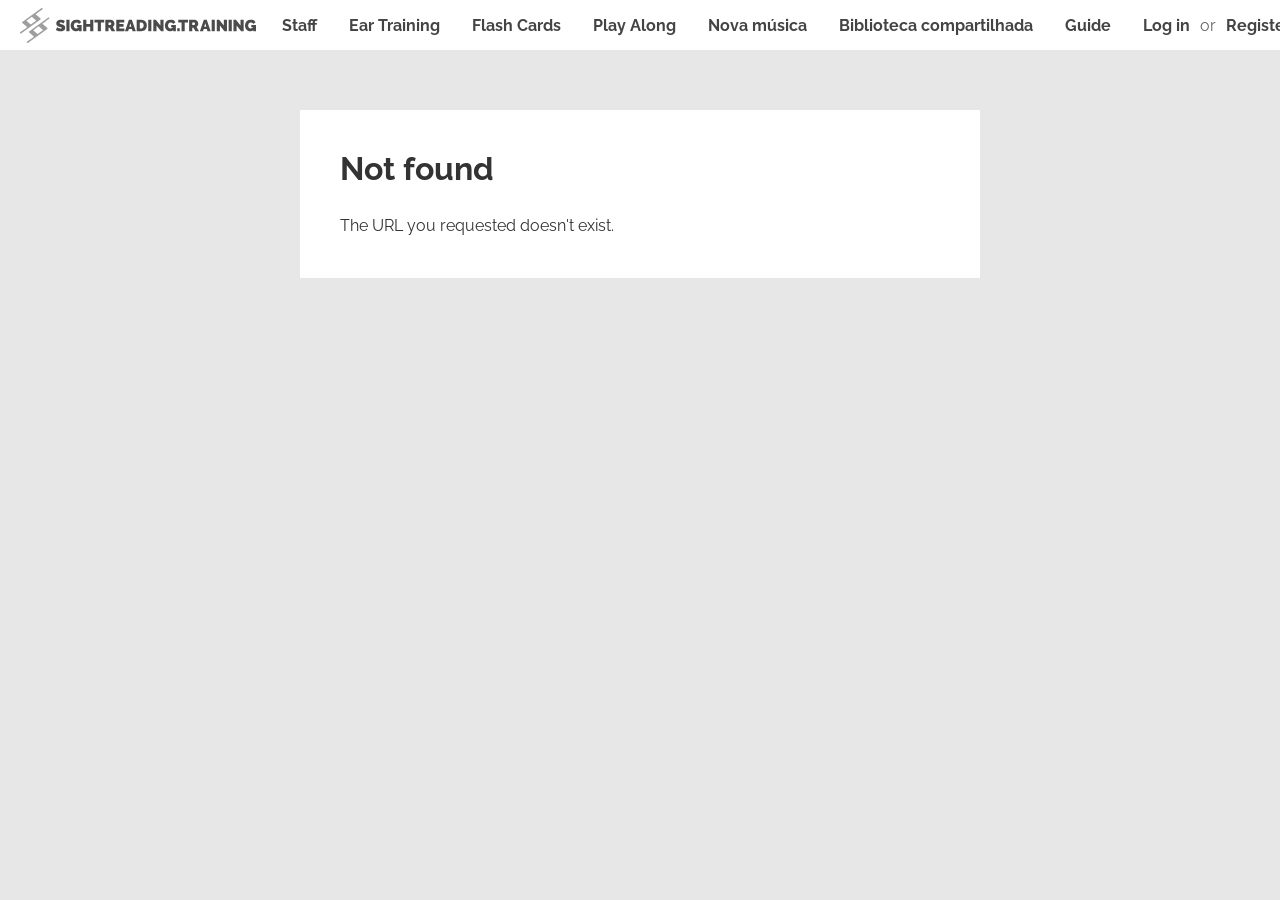
<file: index.html>
<!DOCTYPE html>
<html translate="no">
<head>
  <meta charset="UTF-8">
  <!-- Truque padrão pra sites de página única (SPA) funcionarem no GitHub
       Pages com links diretos (ex: /new-song). O GitHub Pages não sabe
       nada sobre as rotas internas do React Router -- quando alguém abre
       um link direto, ele serve o 404.html (veja mais abaixo), que
       redireciona de volta pra cá guardando o caminho original numa
       query string. Este script, rodando antes de tudo o mais, decodifica
       essa query string e restaura a URL certa ANTES do React assumir. -->
  <script type="text/javascript">
    (function (l) {
      if (l.search[1] === "/") {
        var decoded = l.search.slice(1).split("&").map(function (s) {
          return s.replace(/~and~/g, "&");
        }).join("?");
        window.history.replaceState(
          null, null,
          l.pathname.slice(0, -1) + decoded + l.hash
        );
      }
    }(window.location));
  </script>
  <title>Sight Reading Trainer</title>
  <link rel="icon" sizes="144x144" href="/static/img/icon-144.png">
  <link rel="apple-touch-icon" href="/static/img/icon-144.png">
  <link rel="manifest" href="/static/manifest.json">
  <link rel="stylesheet" href="/main.css">
  <meta name="viewport" content="width=device-width, initial-scale=1">
  <meta name="google" content="notranslate">
  <meta name="theme-color" content="#727290">
  <meta id="csrf_token" name="csrf_token" content="static-build-placeholder">
</head>
<body>
  <div id="page"></div>
  <script>
    window.ST_initial_session = {}
  </script>
  <script src="/main.js"></script>
</body>
</html>
</file>
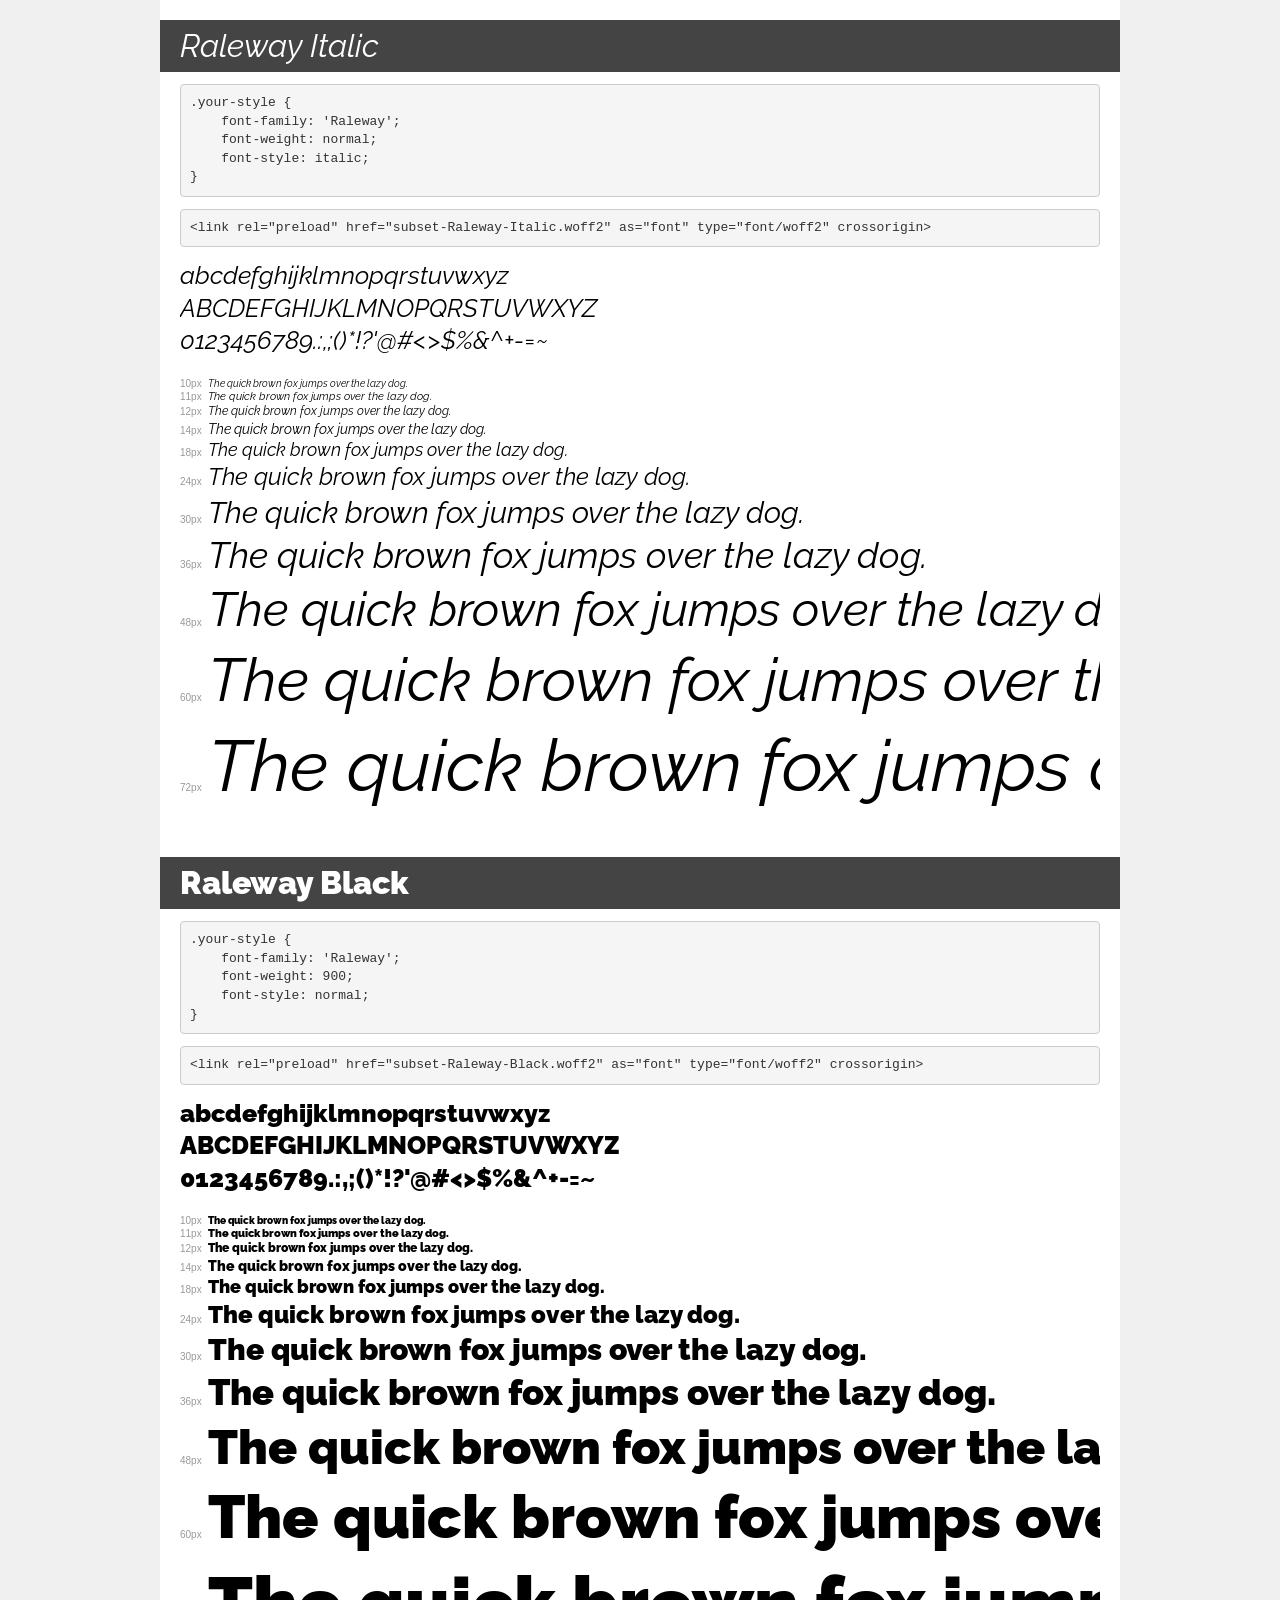
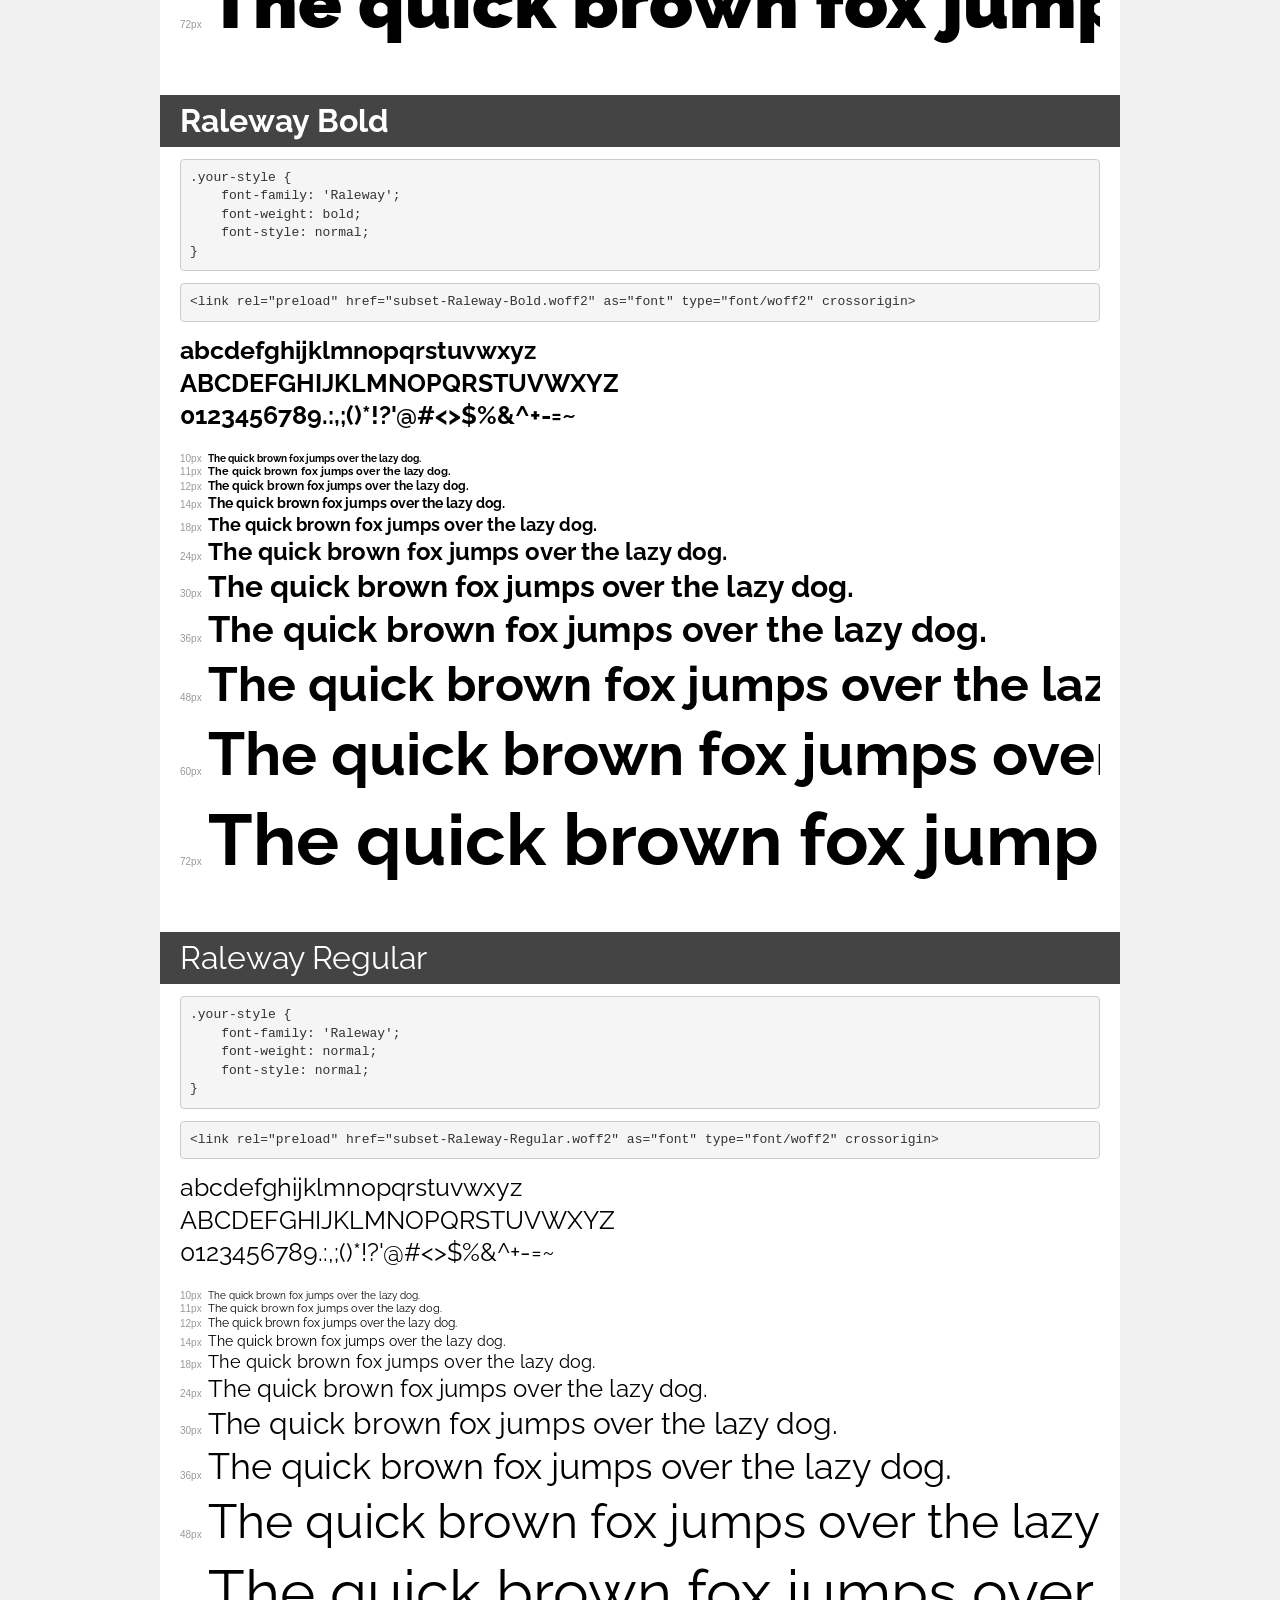
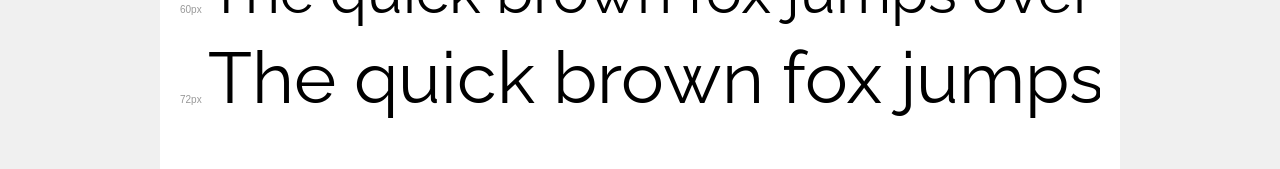
<file: static/fonts/Raleway/demo.html>
<!DOCTYPE html>
<html lang="en">
<head>
    <meta charset="utf-8">
    <meta http-equiv="X-UA-Compatible" content="IE=edge">
    <meta name="viewport" content="width=device-width, initial-scale=1">
    <meta name="robots" content="noindex, noarchive">
    <meta name="format-detection" content="telephone=no">
    <title>Transfonter demo</title>
    <link href="stylesheet.css" rel="stylesheet">
    <style>
        /*
        http://meyerweb.com/eric/tools/css/reset/
        v2.0 | 20110126
        License: none (public domain)
        */
        html, body, div, span, applet, object, iframe,
        h1, h2, h3, h4, h5, h6, p, blockquote, pre,
        a, abbr, acronym, address, big, cite, code,
        del, dfn, em, img, ins, kbd, q, s, samp,
        small, strike, strong, sub, sup, tt, var,
        b, u, i, center,
        dl, dt, dd, ol, ul, li,
        fieldset, form, label, legend,
        table, caption, tbody, tfoot, thead, tr, th, td,
        article, aside, canvas, details, embed,
        figure, figcaption, footer, header, hgroup,
        menu, nav, output, ruby, section, summary,
        time, mark, audio, video {
            margin: 0;
            padding: 0;
            border: 0;
            font-size: 100%;
            font: inherit;
            vertical-align: baseline;
        }
        /* HTML5 display-role reset for older browsers */
        article, aside, details, figcaption, figure,
        footer, header, hgroup, menu, nav, section {
            display: block;
        }
        body {
            line-height: 1;
        }
        ol, ul {
            list-style: none;
        }
        blockquote, q {
            quotes: none;
        }
        blockquote:before, blockquote:after,
        q:before, q:after {
            content: '';
            content: none;
        }
        table {
            border-collapse: collapse;
            border-spacing: 0;
        }
        /* demo styles */
        body {
            background: #f0f0f0;
            color: #000;
        }
        .page {
            background: #fff;
            width: 920px;
            margin: 0 auto;
            padding: 20px 20px 0 20px;
            overflow: hidden;
        }
        .font-container {
            overflow-x: auto;
            overflow-y: hidden;
            margin-bottom: 40px;
            line-height: 1.3;
            white-space: nowrap;
            padding-bottom: 5px;
        }
        h1 {
            position: relative;
            background: #444;
            font-size: 32px;
            color: #fff;
            padding: 10px 20px;
            margin: 0 -20px 12px -20px;
        }
        .letters {
            font-size: 25px;
            margin-bottom: 20px;
        }
        .s10:before {
            content: '10px';
        }
        .s11:before {
            content: '11px';
        }
        .s12:before {
            content: '12px';
        }
        .s14:before {
            content: '14px';
        }
        .s18:before {
            content: '18px';
        }
        .s24:before {
            content: '24px';
        }
        .s30:before {
            content: '30px';
        }
        .s36:before {
            content: '36px';
        }
        .s48:before {
            content: '48px';
        }
        .s60:before {
            content: '60px';
        }
        .s72:before {
            content: '72px';
        }
        .s10:before, .s11:before, .s12:before, .s14:before,
        .s18:before, .s24:before, .s30:before, .s36:before,
        .s48:before, .s60:before, .s72:before {
            font-family: Arial, sans-serif;
            font-size: 10px;
            font-weight: normal;
            font-style: normal;
            color: #999;
            padding-right: 6px;
        }
        pre {
            display: block;
            padding: 9px;
            margin: 0 0 12px;
            font-family: Monaco, Menlo, Consolas, "Courier New", monospace;
            font-size: 13px;
            line-height: 1.428571429;
            color: #333;
            font-weight: normal;
            font-style: normal;
            background-color: #f5f5f5;
            border: 1px solid #ccc;
            overflow-x: auto;
            border-radius: 4px;
        }
        /* responsive */
        @media (max-width: 959px) {
            .page {
                width: auto;
                margin: 0;
            }
        }
    </style>
</head>
<body>
<div class="page">
    <div class="demo">
        <h1 style="font-family: 'Raleway'; font-weight: normal; font-style: italic;">Raleway Italic</h1>
        <pre title="Usage">.your-style {
    font-family: 'Raleway';
    font-weight: normal;
    font-style: italic;
}</pre>
        <pre title="Preload (optional)">
&lt;link rel=&quot;preload&quot; href=&quot;subset-Raleway-Italic.woff2&quot; as=&quot;font&quot; type=&quot;font/woff2&quot; crossorigin&gt;</pre>
        <div class="font-container" style="font-family: 'Raleway'; font-weight: normal; font-style: italic;">
            <p class="letters">
                abcdefghijklmnopqrstuvwxyz<br>
ABCDEFGHIJKLMNOPQRSTUVWXYZ<br>
                0123456789.:,;()*!?'@#&lt;&gt;$%&^+-=~
            </p>
            <p class="s10" style="font-size: 10px;">The quick brown fox jumps over the lazy dog.</p>
            <p class="s11" style="font-size: 11px;">The quick brown fox jumps over the lazy dog.</p>
            <p class="s12" style="font-size: 12px;">The quick brown fox jumps over the lazy dog.</p>
            <p class="s14" style="font-size: 14px;">The quick brown fox jumps over the lazy dog.</p>
            <p class="s18" style="font-size: 18px;">The quick brown fox jumps over the lazy dog.</p>
            <p class="s24" style="font-size: 24px;">The quick brown fox jumps over the lazy dog.</p>
            <p class="s30" style="font-size: 30px;">The quick brown fox jumps over the lazy dog.</p>
            <p class="s36" style="font-size: 36px;">The quick brown fox jumps over the lazy dog.</p>
            <p class="s48" style="font-size: 48px;">The quick brown fox jumps over the lazy dog.</p>
            <p class="s60" style="font-size: 60px;">The quick brown fox jumps over the lazy dog.</p>
            <p class="s72" style="font-size: 72px;">The quick brown fox jumps over the lazy dog.</p>
        </div>
    </div>

    <div class="demo">
        <h1 style="font-family: 'Raleway'; font-weight: 900; font-style: normal;">Raleway Black</h1>
        <pre title="Usage">.your-style {
    font-family: 'Raleway';
    font-weight: 900;
    font-style: normal;
}</pre>
        <pre title="Preload (optional)">
&lt;link rel=&quot;preload&quot; href=&quot;subset-Raleway-Black.woff2&quot; as=&quot;font&quot; type=&quot;font/woff2&quot; crossorigin&gt;</pre>
        <div class="font-container" style="font-family: 'Raleway'; font-weight: 900; font-style: normal;">
            <p class="letters">
                abcdefghijklmnopqrstuvwxyz<br>
ABCDEFGHIJKLMNOPQRSTUVWXYZ<br>
                0123456789.:,;()*!?'@#&lt;&gt;$%&^+-=~
            </p>
            <p class="s10" style="font-size: 10px;">The quick brown fox jumps over the lazy dog.</p>
            <p class="s11" style="font-size: 11px;">The quick brown fox jumps over the lazy dog.</p>
            <p class="s12" style="font-size: 12px;">The quick brown fox jumps over the lazy dog.</p>
            <p class="s14" style="font-size: 14px;">The quick brown fox jumps over the lazy dog.</p>
            <p class="s18" style="font-size: 18px;">The quick brown fox jumps over the lazy dog.</p>
            <p class="s24" style="font-size: 24px;">The quick brown fox jumps over the lazy dog.</p>
            <p class="s30" style="font-size: 30px;">The quick brown fox jumps over the lazy dog.</p>
            <p class="s36" style="font-size: 36px;">The quick brown fox jumps over the lazy dog.</p>
            <p class="s48" style="font-size: 48px;">The quick brown fox jumps over the lazy dog.</p>
            <p class="s60" style="font-size: 60px;">The quick brown fox jumps over the lazy dog.</p>
            <p class="s72" style="font-size: 72px;">The quick brown fox jumps over the lazy dog.</p>
        </div>
    </div>

    <div class="demo">
        <h1 style="font-family: 'Raleway'; font-weight: bold; font-style: normal;">Raleway Bold</h1>
        <pre title="Usage">.your-style {
    font-family: 'Raleway';
    font-weight: bold;
    font-style: normal;
}</pre>
        <pre title="Preload (optional)">
&lt;link rel=&quot;preload&quot; href=&quot;subset-Raleway-Bold.woff2&quot; as=&quot;font&quot; type=&quot;font/woff2&quot; crossorigin&gt;</pre>
        <div class="font-container" style="font-family: 'Raleway'; font-weight: bold; font-style: normal;">
            <p class="letters">
                abcdefghijklmnopqrstuvwxyz<br>
ABCDEFGHIJKLMNOPQRSTUVWXYZ<br>
                0123456789.:,;()*!?'@#&lt;&gt;$%&^+-=~
            </p>
            <p class="s10" style="font-size: 10px;">The quick brown fox jumps over the lazy dog.</p>
            <p class="s11" style="font-size: 11px;">The quick brown fox jumps over the lazy dog.</p>
            <p class="s12" style="font-size: 12px;">The quick brown fox jumps over the lazy dog.</p>
            <p class="s14" style="font-size: 14px;">The quick brown fox jumps over the lazy dog.</p>
            <p class="s18" style="font-size: 18px;">The quick brown fox jumps over the lazy dog.</p>
            <p class="s24" style="font-size: 24px;">The quick brown fox jumps over the lazy dog.</p>
            <p class="s30" style="font-size: 30px;">The quick brown fox jumps over the lazy dog.</p>
            <p class="s36" style="font-size: 36px;">The quick brown fox jumps over the lazy dog.</p>
            <p class="s48" style="font-size: 48px;">The quick brown fox jumps over the lazy dog.</p>
            <p class="s60" style="font-size: 60px;">The quick brown fox jumps over the lazy dog.</p>
            <p class="s72" style="font-size: 72px;">The quick brown fox jumps over the lazy dog.</p>
        </div>
    </div>

    <div class="demo">
        <h1 style="font-family: 'Raleway'; font-weight: normal; font-style: normal;">Raleway Regular</h1>
        <pre title="Usage">.your-style {
    font-family: 'Raleway';
    font-weight: normal;
    font-style: normal;
}</pre>
        <pre title="Preload (optional)">
&lt;link rel=&quot;preload&quot; href=&quot;subset-Raleway-Regular.woff2&quot; as=&quot;font&quot; type=&quot;font/woff2&quot; crossorigin&gt;</pre>
        <div class="font-container" style="font-family: 'Raleway'; font-weight: normal; font-style: normal;">
            <p class="letters">
                abcdefghijklmnopqrstuvwxyz<br>
ABCDEFGHIJKLMNOPQRSTUVWXYZ<br>
                0123456789.:,;()*!?'@#&lt;&gt;$%&^+-=~
            </p>
            <p class="s10" style="font-size: 10px;">The quick brown fox jumps over the lazy dog.</p>
            <p class="s11" style="font-size: 11px;">The quick brown fox jumps over the lazy dog.</p>
            <p class="s12" style="font-size: 12px;">The quick brown fox jumps over the lazy dog.</p>
            <p class="s14" style="font-size: 14px;">The quick brown fox jumps over the lazy dog.</p>
            <p class="s18" style="font-size: 18px;">The quick brown fox jumps over the lazy dog.</p>
            <p class="s24" style="font-size: 24px;">The quick brown fox jumps over the lazy dog.</p>
            <p class="s30" style="font-size: 30px;">The quick brown fox jumps over the lazy dog.</p>
            <p class="s36" style="font-size: 36px;">The quick brown fox jumps over the lazy dog.</p>
            <p class="s48" style="font-size: 48px;">The quick brown fox jumps over the lazy dog.</p>
            <p class="s60" style="font-size: 60px;">The quick brown fox jumps over the lazy dog.</p>
            <p class="s72" style="font-size: 72px;">The quick brown fox jumps over the lazy dog.</p>
        </div>
    </div>

</div>
</body>
</html>
</file>
<file: main.css>
@font-face{font-family:Raleway;src:url(/static/fonts/Raleway/subset-Raleway-Italic.woff2) format("woff2"),url(/static/fonts/Raleway/subset-Raleway-Italic.woff) format("woff");font-weight:400;font-style:italic;font-display:swap}@font-face{font-family:Raleway;src:url(/static/fonts/Raleway/subset-Raleway-Black.woff2) format("woff2"),url(/static/fonts/Raleway/subset-Raleway-Black.woff) format("woff");font-weight:900;font-style:normal;font-display:swap}@font-face{font-family:Raleway;src:url(/static/fonts/Raleway/subset-Raleway-Bold.woff2) format("woff2"),url(/static/fonts/Raleway/subset-Raleway-Bold.woff) format("woff");font-weight:700;font-style:normal;font-display:swap}@font-face{font-family:Raleway;src:url(/static/fonts/Raleway/subset-Raleway-Regular.woff2) format("woff2"),url(/static/fonts/Raleway/subset-Raleway-Regular.woff) format("woff");font-weight:400;font-style:normal;font-display:swap}:root{--border-color: #a2a2a2;--upper-layer-z-index: 10;--keyboard-height: 180px;--keyboard-height-short: 120px;--keyboard-height-very-short: 90px;--button-color: #727290;--button-color-highlight: #e0e0e7;--default-width: 900px;--line-spacing: 30px;--body-background: #e7e7e7;--body-color: #333333;--settings-panel-width: 270px;--red: #fe4e50;--green: #aada80;--blue: #34a0f2;--error-color: #d14343;--header-height: 50px}body{color:var(--body-color);background:var(--body-background);font-family:Raleway,sans-serif;margin:0;padding:0}:focus{outline-color:#00f3}button,.button{color:#fff;font-weight:700;font-family:Raleway,sans-serif;font-size:14px;border:0;background:var(--button-color);padding:5px 10px;border-radius:4px;box-shadow:inset 0 0 0 1px #0003;border:1px solid var(--button-color);cursor:pointer;text-decoration:none;&:focus{outline:none;box-shadow:inset 0 0 0 1px #0003,0 0 0 2px #00f3}&:hover{background:color-mix(in oklab,var(--button-color),white 2%);color:#fff}&:disabled{background:color-mix(in oklab,var(--button-color),white 55%);opacity:.8;cursor:default}&.outline{background:#fff;color:color-mix(in oklab,var(--button-color),black 10%)}&.big_button{font-size:18px;padding:10px 18px}}blockquote{background:#f7f7f7;padding:1em;margin:1em 0;>p{margin:0 0 1em;color:#666;&:first-child{margin-top:0}&:last-child{margin-bottom:0}}}a{color:var(--button-color);&:hover{color:color-mix(in oklab,var(--button-color),black 10%)}}.header_spacer{height:50px}.S{display:inline-block;box-sizing:border-box;min-width:100px;position:relative;padding:5px 10px;&.T{opacity:.5;.l{cursor:default}}.U{background:#0000004d;height:4px;border-radius:4px;position:relative}.l{position:absolute;padding:0;width:12px;height:12px;border-radius:12px;box-shadow:0 0 0 2px #fff;margin-top:-6px;margin-left:-6px;top:50%;left:50%;&:focus{box-shadow:0 0 0 2px color-mix(in oklab,var(--blue),white 20%)}}}.V{border:1px solid var(--border-color);border-radius:4px;overflow:hidden;margin-left:10px;box-sizing:border-box;height:27px;line-height:25px;vertical-align:top;display:inline-flex;align-items:center;background:#ffffffe6;.slider_component{flex:1}.W{font-size:13px;font-weight:700;padding:0 4px;opacity:.8}.X{font-family:monospace;display:block;height:100%;background:var(--border-color);color:#fff;min-width:30px;text-align:center}}.Y{--white-key-width: 40px;--black-key-width: 35px;box-sizing:border-box;user-select:none;position:absolute;bottom:0;left:0;right:0;height:var(--keyboard-height);z-index:1;.settings_open &{left:var(--settings-panel-width)}background:#d6d6d6;overflow:auto;border-top:1px solid #D6D6D6;white-space:nowrap;text-align:center;.Z{position:relative;height:100%;display:inline-block;vertical-align:top}.d{&.oo:before{content:attr(data-note);position:absolute;bottom:20%;left:0;right:0;text-align:center;font-size:14px;color:#999}&.x{position:absolute;width:var(--black-key-width);left:0;top:0;margin-left:calc(var(--black-key-width) / -2);border-radius:0 0 8px 8px;bottom:40%;background:#333;z-index:3;box-shadow:inset 0 -15px #0000004d,inset 0 -17px #ffffff12;&:hover{background:color-mix(in oklab,#333,white 5%)}&:active,&.s,&.g{background:color-mix(in oklab,#333,black 3%);box-shadow:inset 0 -10px #0000004d,inset 0 -12px #ffffff12}}&.to{background:#fff;width:var(--white-key-width);height:calc(100% - 10px);margin:0 1px;border-radius:0 0 8px 8px;box-shadow:0 0 0 2px #999,inset 0 -15px #0000001a,inset 0 5px 10px -5px #0003;z-index:1;&:hover{background:#f3f3f3}&:active,&.s,&.g{background:color-mix(in oklab,#f3f3f3,black 5%);box-shadow:0 0 0 2px #999,inset 0 -10px #0000001a,inset 0 5px 10px -5px #0003}}}@media(max-width:1100px){height:var(--keyboard-height-short)}@media(max-width:800px){height:var(--keyboard-height-very-short);.d.x{bottom:50%}}}.io{background:transparent;border:none;padding:30px;margin:auto;max-width:calc(100vw - 60px);max-height:calc(100vh - 60px);&::backdrop{background:#fffc;animation:b .2s ease}&[open]{animation:c .2s ease-out}.f{background:#fff;border:1px solid color-mix(in oklab,var(--border-color),white 10%);border-radius:6px;box-shadow:0 0 20px #0003;width:600px;max-width:100%;padding:20px;h2{margin-top:0;color:#444}p{line-height:1.5;&:last-child{margin-bottom:0}}}@media(max-width:600px){padding:0;max-width:100vw;max-height:100vh;.f{box-sizing:border-box;width:100vw;height:100vh;border-radius:0;border:0;overflow:auto;box-shadow:none}}}@keyframes b{0%{opacity:0}to{opacity:1}}@keyframes c{0%{transform:translateY(10%);opacity:0}to{transform:translate(0);opacity:1}}.eo{list-style:none;display:flex;padding:0;margin:0;border-bottom:1px solid color-mix(in srgb,var(--button-color),transparent 20%);z-index:0;>li{padding:0;margin:0 5px 0 0;&:last-child{margin-right:0}>button{color:color-mix(in oklab,var(--button-color),black 10%);border-color:color-mix(in srgb,var(--button-color),transparent 20%);border-bottom:0;border-radius:4px 4px 0 0;background:color-mix(in oklab,var(--button-color),white 90%);box-shadow:none;&.ao{box-shadow:0 1px #fff;z-index:1;background:#fff}}}}.no{--note-column-width: 40px;.po,.lo{margin:30px 0;position:relative}.do{color:#999;font-size:14px;text-align:center;text-transform:uppercase;margin-left:var(--note-column-width);line-height:24px}.xo{margin-left:var(--note-column-width);position:absolute;inset:24px 0 0;.so{position:absolute;top:0;left:50%;width:2px;background:#fffc;z-index:1;bottom:0}}.go{line-height:24px;margin-bottom:10px;display:flex;&:last-child{margin-bottom:0}.h{display:inline-block;font-weight:700;text-align:center;width:var(--note-column-width)}.bo{flex:1;position:relative;background:color-mix(in srgb,var(--blue),transparent 50%);.co{height:100%;position:absolute;top:0;left:0;background:var(--blue)}.fo{position:absolute;color:#fff;top:0;left:10px}}}.ho{line-height:24px;display:flex;margin-bottom:10px;&:last-child{margin-bottom:0}.h{text-align:center;width:var(--note-column-width);font-weight:700}.mo{flex:1;display:flex;height:100%}.m,.u{height:100%;box-sizing:border-box;padding:0 8px;font-weight:700;color:#fff;box-shadow:0 0 0 4px #fff}.m{background:color-mix(in oklab,var(--green),black 8%)}.u{background:var(--red);text-align:right}}.uo{margin-top:20px;display:flex}.wo{flex:1}}.ko{background:var(--body-background);.t{display:flex;@media(max-width:1100px){display:block}justify-content:center;align-items:center;position:absolute;inset:50px 0 0;overflow:auto}&.keyboard_open .t{bottom:var(--keyboard-height);@media(max-width:1100px){bottom:var(--keyboard-height-short)}@media(max-width:800px){bottom:var(--keyboard-height-very-short)}}&.settings_open .t{left:var(--settings-panel-width)}&.w{width:100%;height:100%;.t{top:0}.k,.v,.z{display:none}}.k{margin-bottom:20px;display:flex;align-items:center;>button{margin-right:10px}.i{text-align:right;flex:1}@media(max-width:1100px){margin-top:20px;padding-left:20px;padding-right:20px}.i{white-space:nowrap}}.vo{flex:1;max-width:var(--default-width);width:100%;@media(max-width:1100px){max-width:none}}.z{margin:20px 0;display:flex;align-items:center;justify-content:end;gap:10px;@media(max-width:1100px){padding:0 20px;margin-bottom:40px}@media(max-width:500px){flex-direction:column;align-items:flex-end}>.zo{display:flex;align-items:center;gap:5px;._o{font-size:14px;opacity:.8}}>.slider_input{margin:0}}.jo{flex:none;border:2px solid #333;border-radius:4px;background:#333;position:relative;font-weight:700;font-size:13px;cursor:pointer;user-select:none;overflow:hidden;&:before{position:absolute;content:"";width:50%;left:0;top:0;bottom:0;background:var(--button-color);z-index:1;border-radius:2px;transition:.1s ease all;box-shadow:inset 0 0 0 1px #fff3}&.y{&:before{left:50%;right:2px}._{&:nth-child(1){opacity:.5}&:nth-child(2){opacity:1}}}._{&:nth-child(2){opacity:.5}display:inline-block;position:relative;z-index:2;width:60px;color:#fff;text-align:center;padding:4px 10px}}.v{position:absolute;z-index:2;bottom:10px;right:10px}&.Do{.j{&:before{content:"";position:absolute;top:0;bottom:0;left:calc(50% - 60px);right:0;width:120px;background:#9fffb8}}}}.Fo{background:#fff;margin:0 0 20px;padding:185px 0 10px 40px;overflow-x:clip;overflow-y:visible;position:relative;@media(max-width:1100px){border-radius:0;border-left:0;border-right:0;padding-left:20px}}.Co{.D{&:first-child{margin-bottom:70px}}}.D{position:relative;height:calc(var(--line-spacing) * 4);border-left:6px solid black;margin:calc(var(--line-spacing) * 2) 0 calc(var(--line-spacing) * 2) 0;.e{z-index:1;user-select:none;-webkit-user-drag:none}&.Eo{.e{position:absolute;left:14px;height:165%;top:-28%}}&.No{.e{position:absolute;left:8px;height:82%}}.qo{position:absolute;height:2px;background:#666}.Go{.Ho{height:2px;position:absolute;top:0;left:0;right:0;background:#666}.Jo{top:25%}.Ko{top:50%}.Lo{top:75%}.Mo{top:auto;bottom:0}}.Oo{position:absolute;left:100px;top:0;bottom:0;.R{position:absolute;top:0;&.F{height:78%;transform:translateY(-50%)}&.C{height:50%;transform:translate(-44%,-71%)}}}.Po{.Qo{width:2px;position:absolute;background:#666;top:0;bottom:0;&[data-label]{&:before{position:absolute;content:attr(data-label);font-size:12px;font-weight:700;bottom:100%;padding-bottom:4px;color:#888}}}.So{position:absolute;top:0;left:120px;height:20%;transform:translateY(-47%);&:before{content:"";position:absolute;inset:4px 0;background:#69a25d;box-shadow:0 0 0 2px #2f3a35;border-radius:12px}&.To{&:before{background:#a25d5d;border-radius:12px 12px 0 0}}&.Uo{&:before{background:#5d92a2;border-radius:0 0 12px 12px}}&.Vo{&:before{background:#915da2;border-radius:0}}&.E{&:before{background:#94e085;box-shadow:0 0 0 2px color-mix(in oklab,#2f3a35,white 10%)}}&.Wo{&:before{background:#bbb;box-shadow:none}}&.Xo{&:before{background:var(--note-color, #69a25d)}}&.Yo{cursor:pointer}.Zo{position:absolute;left:4px;top:50%;transform:translateY(-50%);z-index:1;font-size:14px;font-weight:700;line-height:1;color:#fff;text-shadow:-1px -1px 0 rgba(0,0,0,.65),1px -1px 0 rgba(0,0,0,.65),-1px 1px 0 rgba(0,0,0,.65),1px 1px 0 rgba(0,0,0,.65);pointer-events:none;white-space:nowrap}.ot{position:absolute;left:4px;top:-20px;transform:none;z-index:2;font-size:12px;font-weight:700;line-height:1;color:#333;background:#fff;border:1px solid #999;border-radius:50%;width:16px;height:16px;display:flex;align-items:center;justify-content:center;pointer-events:none}}}.tt{position:absolute;left:0;right:0;top:0;height:1px;margin:0;z-index:20;pointer-events:none}.it{position:absolute;top:-120px;font-size:32px;line-height:1;font-weight:900;color:#000;white-space:nowrap;pointer-events:none;text-shadow:none}.et{position:absolute;inset:0 0 0 120px;.at{background:gray;color:#fff;position:absolute;padding:5px 10px;border-radius:4px;font-size:12px;font-weight:700;opacity:.5;text-shadow:0 1px 2px rgba(0,0,0,.5)}.R{height:100%;position:absolute;right:110%;&.F{height:300%;top:-100%}&.C{height:200%;top:-91%}&.rt{height:300%;top:-100%;right:115%}}.nt{position:absolute;top:0;left:120px;height:20%;transform:translateY(-47%);transition:.1s ease transform;.lt{height:100%}&.dt{margin-left:30px}&.E{opacity:.2;transform:scale3d(1.1,1.1,1) translateY(-47%)}}}.st{position:absolute;top:-120px;bottom:0;width:2px;background:red;left:220px;z-index:30;pointer-events:none}}.gt{padding:40px 20px;.bt{white-space:nowrap}.ct{font-size:30px;font-weight:700;width:160px;display:inline-flex;align-items:center}.ft{margin-left:5px;font-weight:400;display:flex;height:35px;align-items:center;.ht{color:var(--green)}.mt{color:var(--red)}}}@keyframes a{0%,to{transform:translateY(-47%)}10%,30%,50%,70%,90%{transform:translate(-7%,-47%)}20%,40%,60%,80%{transform:translate(7%,-47%)}}.a{animation-name:a;animation-duration:.5s}@keyframes r{0%,to{transform:translate(0)}10%,30%,50%,70%,90%{transform:translate(-5%)}20%,40%,60%,80%{transform:translate(5%)}}.r{animation-name:r;animation-duration:.5s}.ut{display:inline-block;vertical-align:top;text-align:right;margin-left:15px;border-left:1px solid color-mix(in oklab,var(--border-color),white 20%);padding:5px 0 5px 15px;&:first-child{border-left:0}.wt{font-size:22px;margin-bottom:4px}.yt{font-size:12px;font-weight:700;text-transform:uppercase;color:#999}}.N{display:inline-block;box-sizing:border-box;min-width:30px;position:relative;border:1px solid var(--border-color);padding:4px 16px;background:#fff;border-radius:4px;&:hover{.q{color:#444}}&.kt{border-color:color-mix(in oklab,var(--border-color),black 20%);box-shadow:inset 0 0 0 1px #0003,0 0 0 2px #00f3;.N{color:#444}}.svgicon{margin-left:10px;fill:color-mix(in srgb,var(--border-color),transparent 20%)}.q{font-size:14px;color:#666;display:flex;align-items:center;.vt{flex:1}svg{margin-top:2px}}select{-moz-appearance:none;-webkit-appearance:none;opacity:0;position:absolute;top:0;left:0;width:100%;height:100%;&:hover{cursor:pointer}}}.zt{box-sizing:border-box;user-select:none;display:flex;flex-direction:column;gap:15px;position:fixed;overflow:auto;left:0;top:var(--header-height);bottom:0;background:#d6d6d6;width:var(--settings-panel-width);border-right:2px solid var(--border-color);z-index:1;&.slide_right-enter{opacity:0;transform:translate(-20%);transition:opacity .2s ease,transform .2s ease;&.slide_right-enter-active{transform:translate(0);opacity:1}}&.slide_right-exit{opacity:1;transition:opacity .1s ease;&.slide_right-exit-active{opacity:0}}._t{padding:15px 20px;background:var(--border-color);color:#fff;display:flex;align-items:center;h3{margin:0}button{margin-left:auto}}.jt{display:grid;grid-gap:5px;grid-template-columns:repeat(auto-fill,minmax(110px,1fr))}.Dt{background:#fff;border:1px solid var(--border-color);color:#444;&.Rt{color:color-mix(in oklab,var(--button-color),black 10%);background:color-mix(in oklab,var(--button-color),white 80%);border-color:var(--button-color);box-shadow:0 0 0 1px var(--button-color)}}.Ft{border:1px solid var(--border-color);padding:10px;background:#ffffff80;display:flex;flex-direction:column;gap:5px}.Ct{.Et{font-size:13px;color:#666;font-weight:700}.Nt{display:block}.qt{height:26px;display:flex;align-items:center;.slider_component{width:auto;flex:1}.At{width:20px;text-align:center}}.Bt{display:flex;margin-top:5px;label{font-size:12px;font-weight:700;color:#666;display:flex;>*{margin-left:5px}}>*{flex-grow:1;align-items:center;margin-left:5px;&:first-child{margin-left:0}}}}.Gt{padding:0 10px;h4{font-weight:700;text-transform:uppercase;color:#666;font-size:12px;margin:0 10px 10px}}}.Ht{>svg{display:block}}.It{margin-top:32px}.Jt{background:var(--error-color);color:#fff;padding:15px 20px;margin-bottom:20px}.Kt{margin-bottom:15px;.Lt{color:#666;font-weight:700;margin-bottom:5px;font-size:14px;text-transform:uppercase}input[type=text],input[type=password],input[type=email]{box-sizing:border-box;border:1px solid color-mix(in oklab,var(--border-color),white 10%);font-family:Raleway,sans-serif;font-size:16px;padding:8px 16px;width:50%}&:last-child{margin-bottom:0}}.Mt{background:#fff;margin:60px auto;width:600px;padding:40px;@media(max-width:640px){margin:0;width:auto;padding:20px}>h2{margin-top:0;font-size:32px}p{font-size:16px;line-height:1.5}>p:last-child{margin-bottom:0}>ul{font-size:16px;line-height:1.5;>li{margin-bottom:8px;&:last-child{margin-bottom:0}}}}.Ot{display:flex;justify-content:center;margin:60px auto;@media(max-width:720px){margin:0;.A{display:none}}.A{width:150px;>section{margin-bottom:20px;&:last-child{margin-bottom:0}}.Pt{font-weight:700;text-transform:uppercase;font-size:14px}a.Qt{font-weight:700}ul{list-style:none;margin:10px 0;padding:0}li{margin-bottom:10px;&:last-child{margin-bottom:0}}}li img{vertical-align:middle}p{>code{background:#0000000d}}pre{padding:10px;border-radius:4px;background:#0000000d;box-shadow:0 0 0 1px inset #0000001a}}.St{margin:0;align-self:flex-start;padding-top:30px;padding-bottom:30px;>h1,h2,h3,h4{margin-bottom:.5em;margin-top:1em}>h2{font-size:24px}>h1{font-size:30px;font-weight:900}>:first-child{margin-top:0}p{margin-top:.5em}}.Tt{h2{margin-top:0}}.Ut{.Vt{display:flex;align-items:center;border-bottom:1px solid color-mix(in srgb,var(--border-color),transparent 50%);padding:8px 20px;background:#ffffff4d;>.Wt{flex:1;white-space:nowrap;overflow:hidden;text-overflow:ellipsis;font-weight:700}}.Xt{text-align:center;margin:40px 0;@media(max-width:1100px){margin-top:0}}.Yt{text-align:center;padding:40px;display:block}.Zt{position:relative;>.B{position:absolute;top:0;left:0;right:0;&:first-child{position:static}}}.o{background:#fff;font-size:80px;display:inline-block;padding:80px 40px;font-weight:700;position:relative;@media(max-width:1100px){font-size:60px;display:block}}.B{--card-transition-speed: .4s;&.show_card-enter{.o{opacity:.5;transition:opacity var(--card-transition-speed) ease,transform var(--card-transition-speed) ease-out;transform:scale(.8);&:before{content:"";position:absolute;inset:0;background:#000;opacity:.5;transition:opacity var(--card-transition-speed) ease}}&.show_card-enter-active{.o{transform:scale(1);opacity:1;&:before{opacity:0}}}}&.show_card-exit{.o{transform:rotate(0);transition:all var(--card-transition-speed) ease-out;opacity:1}&.show_card-exit-active{.o{transform:translate(-100px,50px) rotate(-40deg);opacity:0}}}}.oi{background:#fff;padding:20px;margin:40px auto;text-align:center;max-width:400px}.ti{margin-top:40px;text-align:center;>button{margin-left:15px;font-size:18px;padding:10px 20px;&:first-child{margin-left:0}}@media(max-width:1100px){position:fixed;bottom:0;left:0;right:0;margin:0;padding:10px;background:color-mix(in srgb,var(--body-background),transparent 20%);>button{margin:5px}}}.ii{display:block}.ei{font-size:16px;font-weight:700;border:1px solid rgba(0,0,0,.1);padding:2px 8px;border-radius:3px;color:#666;white-space:nowrap;&.ai{background:#ffffff4d;border:1px solid rgba(0,0,0,.2)}&:last-child{margin-bottom:0}input{margin-right:8px}}}.ri{.o{padding-top:10px;padding-bottom:10px;.staff{min-width:300px;font-size:12px}}}.ni{background:transparent;padding:6px 8px;color:#666;font-size:14px;cursor:pointer;>div{display:flex;align-items:center}&:hover{opacity:1}img{opacity:.6;margin-right:4px}.pi{white-space:nowrap;overflow:hidden;text-overflow:ellipsis;flex:1;min-width:0;box-sizing:border-box;max-width:150px;color:#444;font-weight:700}&:hover{background:color-mix(in oklab,var(--body-background),white 5%)}}.li{@media(min-width:900px){.di{display:none}}.xi{padding:20px;display:flex;align-items:center;gap:10px;@media(max-width:900px){padding-bottom:0}>.si{white-space:nowrap;overflow:hidden;text-overflow:ellipsis;font-size:1.5em;margin:0;@media(max-width:900px){font-size:1.2em}}}.gi{color:var(--error-color);font-weight:700;margin-bottom:20px}.bi{h3{margin-top:0}}.ci{flex:1;border:1px solid var(--border-color);border-radius:3px;display:flex;align-items:center;gap:2px;min-height:26px;>span{font-size:12px;font-weight:700;&:first-child{padding-left:5px}}code{min-width:28px;text-align:center}>.fi{padding:2px 8px;border:0;border-radius:0;font-size:12px;align-self:stretch}>.slider_component{flex:1;min-width:0;.slider_track{flex:1;min-width:0}}}fieldset{border:1px solid #ddd;legend{font-size:13px;font-weight:700;text-transform:uppercase;color:#666}}.hi{display:flex;align-items:center;gap:10px;button{&.mi{background-color:color-mix(in oklab,var(--button-color),white 10%);box-shadow:0 0 0 2px color-mix(in oklab,var(--border-color),black 20%)}}.ui{margin-left:auto}}.wi{display:flex;margin-top:20px;.yi{flex:1}}}.vi{._i{margin:20px 0;.ji{padding:10px}ul{list-style:none;margin:0 0 20px;display:grid;grid-template-columns:repeat(auto-fit,minmax(100px,1fr));grid-gap:10px;align-items:start;padding:0;li{padding:0;margin:0}}}.Di{padding:10px;input[type=checkbox]{margin:0 10px 0 0}ul{list-style:none;padding:0;margin:0;>li{font-size:15px;margin-bottom:15px;label{display:flex;align-items:center;>*{margin-right:10px;&:last-child{margin-right:0}}}&:last-child{margin-bottom:0}}}}.Ri{.Fi{display:flex;align-items:center;>*{margin-right:10px;&:last-child{margin-right:0}}@media(max-width:600px){align-items:stretch;flex-direction:column;>*{margin:0 0 10px;&:last-child{margin:0}}}}.Ci{margin-top:20px;background:color-mix(in oklab,var(--body-background),white 50%);padding:10px;display:flex;flex-direction:column;gap:10px;>p{margin:0}.Ei{font-weight:700;font-size:18px}.Ni{display:flex;align-items:center;gap:10px}}}}.qi{margin-top:20px;margin-bottom:20px}.Ai{min-height:100%;display:flex;flex-direction:column;gap:20px;details.Bi{margin-bottom:10px;summary{cursor:pointer;font-weight:700}}.Gi{margin-top:auto;position:static}.Hi{display:flex;align-items:center;gap:10px;>.Ii{margin-left:auto}}fieldset{margin-top:20px;>.Ji{flex:1}}}.Ki{margin-top:0;margin-bottom:0;>p:first-child{margin-top:0}}.Li{display:inline-flex;align-items:center;cursor:pointer;>.Mi{margin-right:4px}}.Oi{width:auto;max-width:none;display:flex;min-height:calc(100vh - var(--header-height));@media(max-width:900px){.n{display:none}&.Pi{position:relative;display:block;&:before{content:"";position:absolute;inset:0;background:#00000080;z-index:10}.n{position:fixed;display:block;top:var(--header-height);left:0;bottom:0;z-index:11;overflow-y:auto}}}.Qi{flex:1;min-width:0}.n{width:250px;flex:none;box-sizing:border-box;background:#efefef;padding:20px;.Si{font-weight:700;text-transform:uppercase;font-size:12px}nav{ul{list-style:none;padding:0;margin:20px 0}li{margin-bottom:8px;&:last-child{margin-bottom:0}}a.Ti{text-decoration:none;font-weight:700}}}}.Ui{overflow:hidden;.Vi{user-select:none;-webkit-user-drag:none;display:flex;flex-direction:column}.Wi{position:static}.G{margin-bottom:0}.Xi{.Yi{display:flex;align-items:center;justify-content:space-between;flex-wrap:wrap;background:#fff;padding:20px 20px 0 40px;gap:10px;>h2{font-size:20px;margin:0}}&.Zi{margin-left:250px}}.oe{display:flex;align-items:center;gap:4px;border:1px solid var(--border-color, #ccc);border-radius:4px;padding:2px 4px;background:#f7f7f9;flex-shrink:0;.te{font-weight:700;font-size:13px;color:#555;padding:0 2px;white-space:nowrap}.ie{width:22px;height:22px;line-height:1;padding:0;border-radius:3px}.ee{width:44px;height:22px;box-sizing:border-box;text-align:center;border:1px solid var(--border-color, #ccc);border-radius:3px;font-size:13px;padding:0 2px;-moz-appearance:textfield;&::-webkit-outer-spin-button,&::-webkit-inner-spin-button{-webkit-appearance:none;margin:0}}}.ae{display:flex;align-items:center;padding-right:40px;>*{margin-left:10px;&:first-child{margin-left:0}}.re{min-width:60px}>button{height:28px;.svgicon{fill:#fff}}input[type=text]{margin-left:10px;box-sizing:border-box;border:1px solid color-mix(in oklab,var(--border-color),white 10%);font-family:Raleway,sans-serif;font-size:13px;padding:4px;height:28px;width:45px;border-radius:2px;text-align:center}.ne{margin-left:20px;display:flex;align-items:center;.pe{font-size:13px;font-weight:700;opacity:.8}}.le{flex:1}.de{width:200px;height:28px}}.xe{background:#fff;margin:0;padding:20px 40px;display:flex;align-items:center;list-style:none;>*{margin-right:10px;display:flex;align-items:center;&:last-child{margin-right:0}}}.se{margin:20px 0}&.H{.G{.I{position:absolute;inset:0;background:#fffc;z-index:2;display:flex;align-items:center;justify-content:center}}}&:not(.H){.I{padding:20px 0}}.ge{display:block;margin:0 10px 10px}.be{font-size:13px;color:#666;font-weight:700;margin-bottom:5px}.ce{display:flex;.slider_component{flex:1}}.fe{width:20px;text-align:center}}.he{position:sticky;top:0;z-index:5;text-align:center;padding:8px 12px;font-weight:700;font-size:15px;background:#4a5a8a;color:#fff;border-radius:3px;margin-bottom:6px;transition:background-color .15s ease}.me{background:#b4392f}.ue{min-height:200px;padding:20px;display:flex;.we{width:25%;max-width:350px;min-width:220px;margin-left:20px;flex-basis:1;input[type=text]{width:100%;box-sizing:border-box}}>textarea{flex-basis:1;flex-grow:1}.J{display:flex;align-items:center;.ye{height:28px;padding:0 10px;display:flex;box-sizing:border-box}>*{margin-left:5px}>:first-child{margin-left:0;flex:1}}}.ke{padding:0 20px 20px;.J{display:flex;flex-wrap:wrap;gap:8px;button{width:auto}}.ve{margin-top:8px;color:#3a6b4c;font-size:13px}.ze{list-style:none;margin:10px 0 0;padding:0;border:1px solid #ddd;border-radius:3px;max-height:220px;overflow-y:auto}._e{display:flex;align-items:center;justify-content:space-between;padding:8px 10px;border-bottom:1px solid #eee;cursor:pointer;&:last-child{border-bottom:none}&:hover{background:#f5f5f5}&.je{background:#eef0ff;font-weight:700}button{width:auto;font-size:12px}}.De{overflow:hidden;text-overflow:ellipsis;white-space:nowrap;margin-right:10px}.Re{padding:10px;color:#888;font-size:13px}}.Fe{margin-top:16px;padding-top:16px;border-top:1px solid #ddd;.Ce{margin-top:10px;display:flex;flex-direction:column;gap:8px;max-width:420px;label{display:flex;flex-direction:column;font-size:13px;gap:3px}input{box-sizing:border-box;width:100%}}.Ee{font-size:12px;color:#886400;background:#fff6e0;border:1px solid #f0dca0;border-radius:3px;padding:8px;margin:0}.Ne{font-size:13px;margin-top:4px}}.qe{margin-top:20px;padding-top:10px;border-top:1px solid #eee;font-size:11px;color:#999;text-align:center;a{color:#999;text-decoration:underline}}.Ae{background:#eef0ff;border:1px solid #ccd0f5;border-radius:3px;padding:8px 10px;font-size:13px;margin-bottom:10px;button{width:auto;font-size:12px;margin-left:6px}}.Be{list-style:none;margin:10px 0 0;padding:0;font-size:13px;li{padding:4px 0;border-bottom:1px solid #eee}}.Ge{width:900px;max-width:100%;box-sizing:border-box}.He{color:#666}.Ie{display:flex;justify-content:space-between;align-items:center;margin-bottom:15px;padding:10px;background:#f8f8f8;border-radius:4px;flex-wrap:wrap;gap:10px;@media(max-width:600px){flex-direction:column;align-items:stretch}}.Je{display:flex;align-items:center;gap:15px;flex-wrap:wrap;.Ke{font-weight:700;color:#666;font-size:14px}.Le{display:flex;align-items:center;gap:5px;cursor:pointer;font-size:14px;input[type=checkbox]{margin:0}.Me{white-space:nowrap}}}.Oe{display:flex;align-items:center;gap:10px;.Pe{display:flex;align-items:center;gap:5px;cursor:pointer;font-size:14px;input[type=checkbox]{margin:0}}button{font-size:12px;padding:5px 10px}}.Qe{max-height:60vh;overflow-y:auto;border:1px solid #ddd;border-radius:4px;@media(max-width:600px){max-height:300px}}.Se{width:100%;border-collapse:collapse;font-family:Courier New,monospace;font-size:12px;thead{background:#f5f5f5;position:sticky;top:0;z-index:1;th{padding:8px 6px;border-bottom:2px solid #ddd;text-align:left;font-weight:700;font-size:11px;white-space:nowrap}}tbody{tr{&:nth-child(2n){background:#fafafa}&:hover{background:#e6f3ff}}td{padding:4px 6px;border-bottom:1px solid #eee;white-space:nowrap;font-size:11px}}@media(max-width:600px){font-size:10px;th,td{padding:3px 4px}}}.Te{border-left:3px solid #4CAF50}.Ue{border-left:3px solid #f44336}.Ve{border-left:3px solid #ff9800}.We{text-align:right;color:#666}.Xe{max-width:160px;overflow:hidden;text-overflow:ellipsis;color:#333;@media(max-width:600px){max-width:80px}}.K,.L{font-weight:700;font-family:Courier New,monospace}.K{color:#06c}.L{color:#c60}.Ye{text-align:center;color:#666}.Ze{font-weight:700}.oa{font-weight:700;color:#333}.ta{text-align:right;color:#666}.ia{text-align:center;padding:40px;color:#666;font-style:italic}.ea{.aa{.ra{display:block;text-align:center}}.na{padding:20px;>section{h2{margin-top:0}margin-bottom:40px;&:last-child{margin-bottom:0}}}.pa{background:#fff;padding:10px;.la{float:right;background:#ddd;font-size:12px;font-weight:700;border-radius:4px;padding:3px 6px;margin-left:5px;color:color-mix(in srgb,var(--body-color),transparent 20%)}.da{font-size:20px;a{color:#55556b;text-decoration:none}margin-bottom:5px}.xa{font-size:14px;font-weight:700;margin-bottom:5px}.sa{opacity:.8;margin-bottom:8px}.ga{display:flex;font-size:14px;opacity:.5;justify-content:space-between}}.ba{list-style:none;padding:0;margin:0;display:grid;grid-gap:15px;grid-template-columns:repeat(auto-fill,minmax(200px,1fr))}}.ca{align-self:flex-start}.fa{padding:20px;max-width:600px;margin:0 auto;.ha{color:#666;font-size:14px}.ma{background:#fbe4e1;border:1px solid #e6bdb2;color:#a3402f;padding:10px;border-radius:3px;margin-bottom:10px;display:flex;flex-direction:column;gap:8px;align-items:flex-start;button{width:auto}}.ua{background:#fff6e0;border:1px solid #f0dca0;color:#886400;padding:8px 10px;border-radius:3px;margin-bottom:10px;font-size:13px}.wa{margin:12px 0 15px;label{display:block;margin-bottom:6px;font-size:13px;font-weight:700;color:#555}input{box-sizing:border-box;width:100%;padding:9px 10px;border:1px solid #ccc;border-radius:4px;font-size:14px;background:#fff}input:focus{outline:none;border-color:#727290}}.ya{list-style:none;margin:15px 0 0;padding:0;border:1px solid #ddd;border-radius:3px}.ka{display:flex;align-items:center;justify-content:space-between;padding:12px 14px;border-bottom:1px solid #eee;cursor:pointer;&:last-child{border-bottom:none}&:hover{background:#f5f5f5}}.va{.za{color:#999;font-variant-numeric:tabular-nums}}._a{color:#727290;font-size:13px;font-weight:700}.ja{width:auto;margin:10px 0}.Da{width:auto;font-size:12px;background:#b4392f;color:#fff;border:none}}.Ra{box-sizing:border-box;padding:0 20px;height:50px;background:#fff;position:fixed;top:0;left:0;right:0;z-index:calc(var(--upper-layer-z-index) - 1);gap:20px;width:100%;display:flex;align-items:center;.Fa{flex:1;display:flex;align-items:center;gap:20px;color:#666;>a,>.M{white-space:nowrap}}.Ca{position:relative;button{background:transparent;padding:6px 8px;color:#666;font-size:14px;cursor:pointer;>svg{fill:#333;margin-left:3px;display:inline-block;vertical-align:1px}}.Ea{position:fixed;inset:0;background:#fffc;z-index:1}.O{z-index:2}}.O{position:absolute;top:100%;left:0;min-width:200px;background:#fff;margin-top:10px;border:1px solid color-mix(in oklab,var(--border-color),white 10%);border-radius:4px;box-shadow:0 0 20px #0003;.Na{padding:8px 10px 5px;display:flex;>button{flex:1;text-align:left;display:block}}.qa{border-bottom:1px solid color-mix(in oklab,var(--border-color),white 20%);display:flex;padding:8px 10px;align-items:center;&.Aa{>:first-child{flex:1}.Ba{min-width:0;white-space:nowrap;overflow:hidden;text-overflow:ellipsis}}&.Ga{>*{flex:1;&:last-child{text-align:right}}}}ul{list-style:none;padding:0;margin:0;li{margin:8px 10px;a{display:block}}}}.M{text-align:right;flex:1}.P,.p{opacity:.7;display:block}.p{display:none}@media(max-width:1200px){.P{display:none}.p{display:block}}.settings_open &{button{visibility:hidden}}h1{margin:0 20px 0 0;line-height:15px;font-size:22px;text-transform:uppercase;color:#444;a{color:inherit;text-decoration:none}}.Ha{padding:0}a{padding:3px 6px;font-weight:700;text-decoration:none;color:#444;&:hover{color:var(--button-color)}&.active{font-weight:700;text-decoration:none;background:#f6f6f6;color:color-mix(in oklab,var(--button-color),black 8%);border-radius:2px;box-shadow:0 0 0 2px #0000001a}}}.Ia{background:#fff;border:2px solid color-mix(in oklab,var(--border-color),white 20%);max-height:200px;overflow-y:auto;.Ja{padding:6px 10px;display:flex;align-items:center;cursor:pointer;border:none;background:none;width:100%;text-align:left;font:inherit;color:inherit;margin:0;border-radius:0;box-shadow:none;appearance:none;-webkit-appearance:none;-moz-appearance:none;&:hover{background:#f5f5f5}&:focus{outline:2px solid rgba(0,0,255,.2);outline-offset:-4px}&:active{background:color-mix(in oklab,var(--button-color-highlight),black 5%)}&.Q{background:var(--button-color-highlight)}&.Q:focus{outline:2px solid color-mix(in oklab,var(--button-color-highlight),black 20%)}.Ka{width:24px;opacity:.7;margin-right:5px}.La{white-space:nowrap;overflow:hidden;text-overflow:ellipsis;flex:1}}}.Ma{.Oa{margin-top:20px;>button{margin-right:10px;&:last-child{margin-right:0}}}.Pa{margin-bottom:15px;display:flex;.slider_component{margin:0 10px;width:200px}.Qa{margin-left:10px}>*{margin-left:30px;height:26px;display:flex;align-items:center;&:first-child{margin-left:0}}@media(max-width:600px){flex-direction:column;>*{margin-top:10px;margin-left:0}}}}.Sa{.Ta{margin-top:10px}.Ua{margin-bottom:10px}.Va{margin-right:5px}.Wa{margin-bottom:0;font-size:14px;color:#666}}
</file>
<file: static/fonts/Raleway/stylesheet.css>
@font-face {
    font-family: 'Raleway';
    src: url("/static/fonts/Raleway/subset-Raleway-Italic.woff2") format('woff2'),
        url('/static/fonts/Raleway/subset-Raleway-Italic.woff') format('woff');
    font-weight: normal;
    font-style: italic;
    font-display: swap;
}

@font-face {
    font-family: 'Raleway';
    src: url('/static/fonts/Raleway/subset-Raleway-Black.woff2') format('woff2'),
        url('/static/fonts/Raleway/subset-Raleway-Black.woff') format('woff');
    font-weight: 900;
    font-style: normal;
    font-display: swap;
}

@font-face {
    font-family: 'Raleway';
    src: url('/static/fonts/Raleway/subset-Raleway-Bold.woff2') format('woff2'),
        url('/static/fonts/Raleway/subset-Raleway-Bold.woff') format('woff');
    font-weight: bold;
    font-style: normal;
    font-display: swap;
}

@font-face {
    font-family: 'Raleway';
    src: url('/static/fonts/Raleway/subset-Raleway-Regular.woff2') format('woff2'),
        url('/static/fonts/Raleway/subset-Raleway-Regular.woff') format('woff');
    font-weight: normal;
    font-style: normal;
    font-display: swap;
}
</file>
